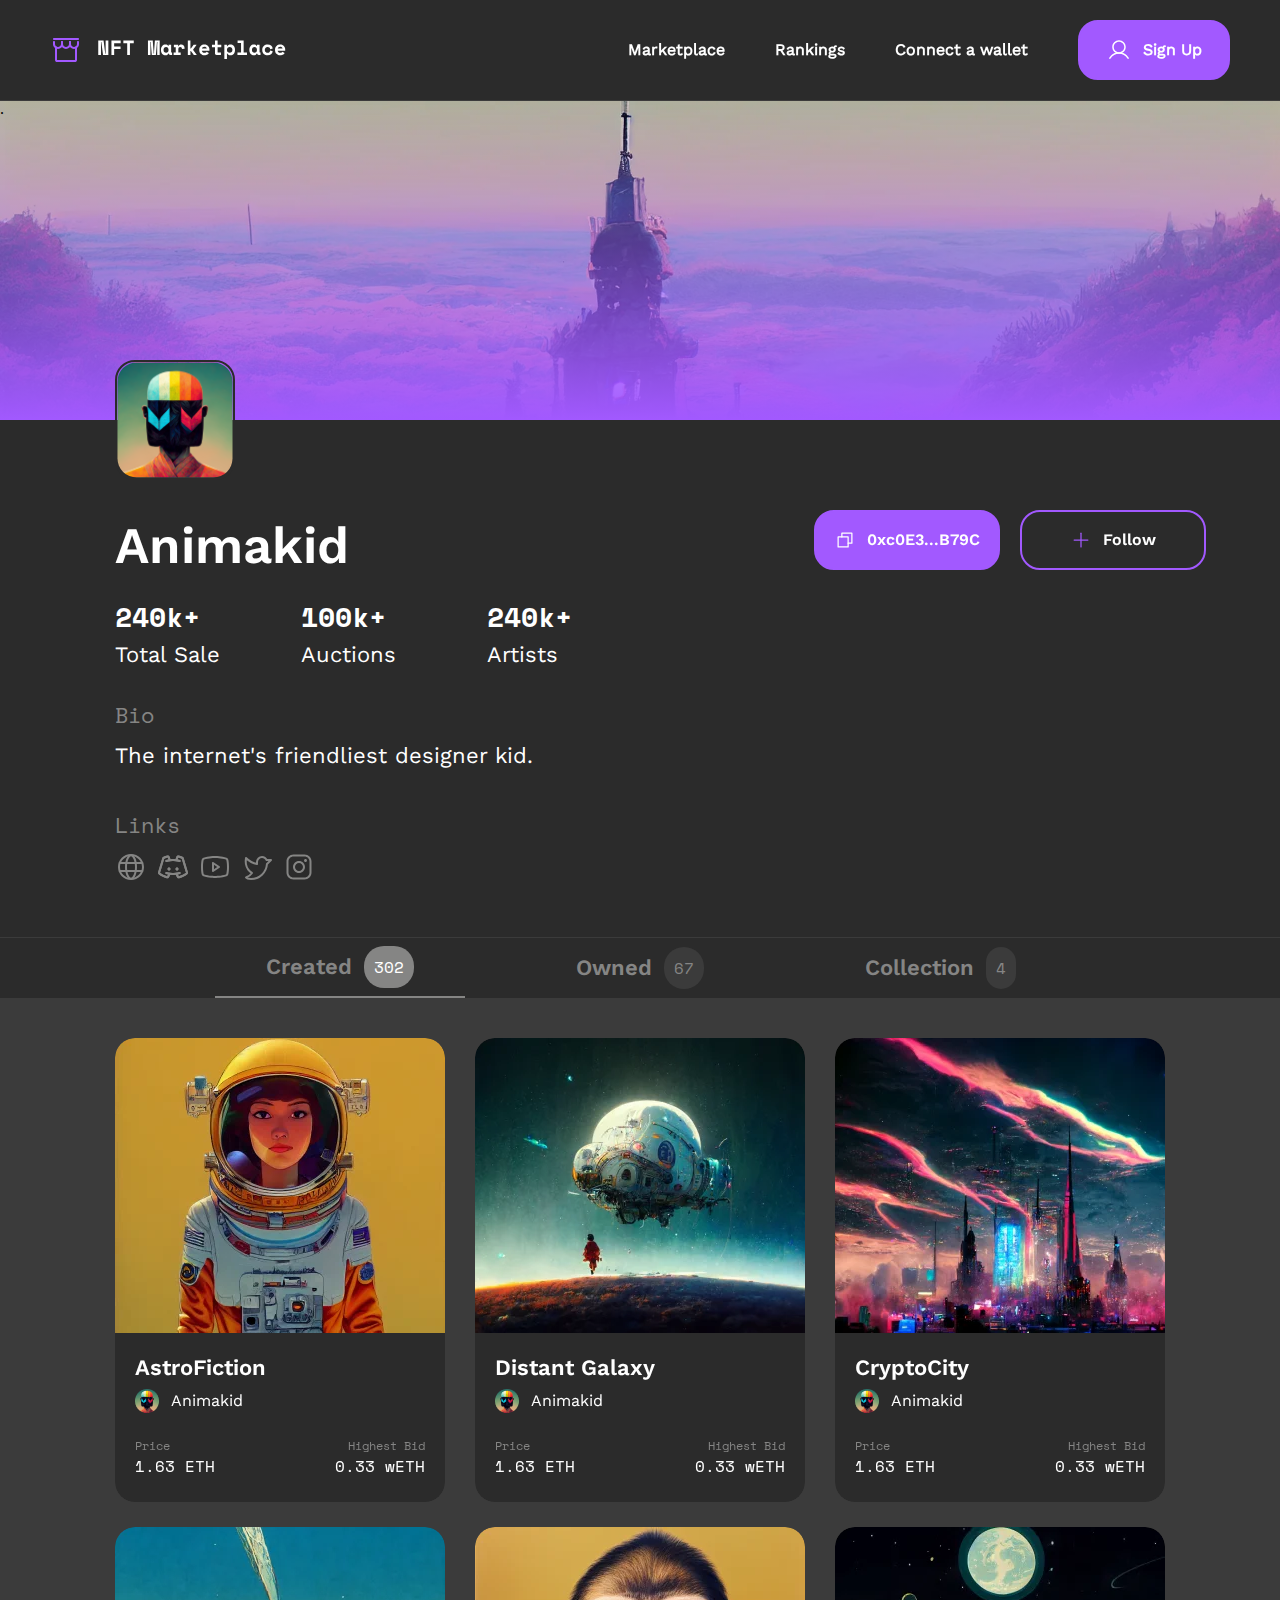
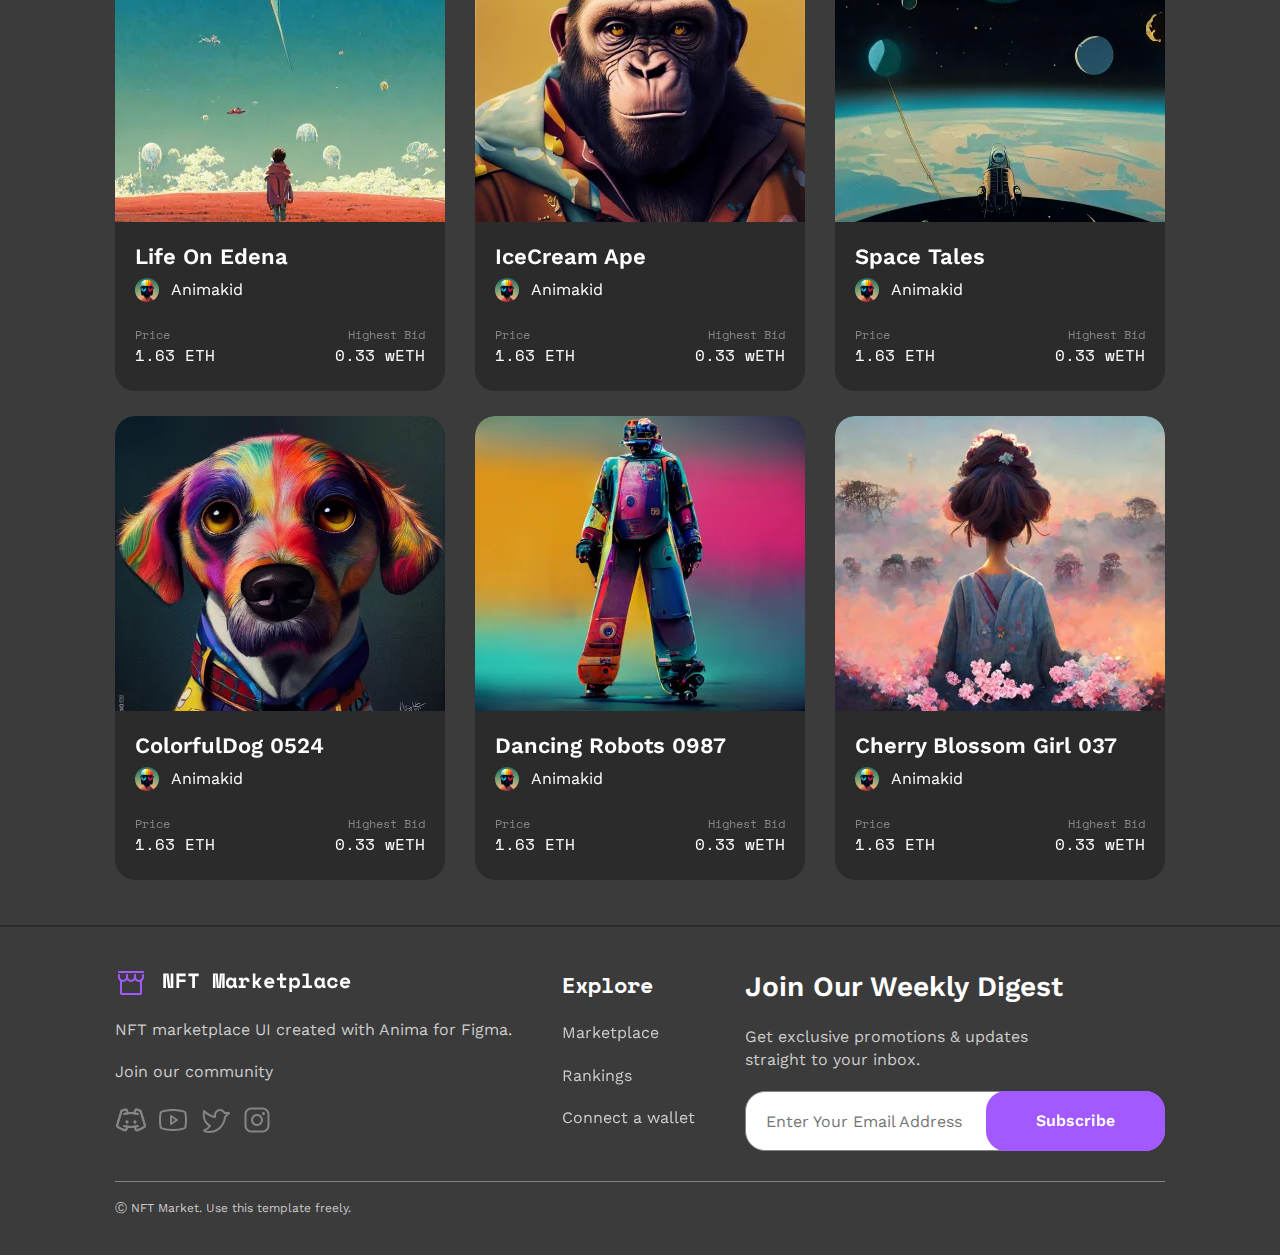
<file: artistpage.html>
<!doctypehtml><html lang=en><meta charset=UTF-8><meta content="width=device-width,initial-scale=1"name=viewport><meta content="ie=edge"http-equiv=X-UA-Compatible><title>Artist Page</title><link href=images/favicon.png rel=icon type=image/x-icon><link href=css/normalize.css rel=stylesheet><link href=css/style.css rel=stylesheet><link href=css/atropos.css rel=stylesheet><div class=body-wrapper><div class=overlay onclick=toggleClasses()></div><header class=header><section class=header_inner><nav class="hvr-shrink header_logo"><a href=index.html class=header_logo_container><img alt="NFT Marketplace"src=images/storefront.svg class=header_storefrontimg> <img alt="NFT Marketplace"src=images/marketplace.svg class=header_marketplaceimg></a></nav><a class=header_menubtn onclick=toggleClasses()><img alt=Menu src=images/burgermenu.svg class=header_burgermenu></a><nav class=header_menu><a class=header_close_menu onclick=toggleClasses()><img alt=Menu src=images/burgermenu.svg class=header_burgermenu> </a><a href=marketplace.html class="hvr-shrink header_menuitem"><img alt=Market src=images/market.svg><p class=base-sans>Marketplace</p></a><a href=topcreators.html class="hvr-shrink header_menuitem"><img alt=Rank src=images/rank.svg><p class=base-sans>Rankings</p></a><a href=connectwallet.html class="hvr-shrink header_menuitem"><img alt=Wallet src=images/wallet.svg><p class=base-sans>Connect a wallet</p></a><a href=createaccount.html class="hvr-shrink btn header_menuitem_button"><img alt=User src=images/user.svg><p class=base-sans>Sign Up</p></a><div class=header_join><p class=base-sans>Join our community<div class=footer_socialpics><a href=https://discord.com/ ><img alt=Discord src=images/discord.svg> </a><a href=https://youtube.com/ ><img alt=Youtube src=images/youtube.svg> </a><a href=https://twitter.com/ ><img alt=Twitter src=images/twitter.svg> </a><a href=https://instagram.com/ ><img alt=Instagram src=images/instagram.svg></a></div></div></nav></section></header><section class=coverimg><div class=coverimg_bg><div class=coverimg_gradient>.</div></div><div class="hvr-shrink coverimg_placeholder"><img alt=Avatar src=images/top-slider-avatar.svg class=artistavatar></div></section><section class="container artistinfo"><div class=artistinfo_inner><h4 class=sans>Animakid</h4><div class=artistinfo_buttons><a href=# class="hvr-shrink btn artistinfo_button"style=background-color:#a259ff><img alt=Copy src=images/copy.svg>0xc0E3...B79C</a> <a href=""class="hvr-shrink btn artistinfo_button"><img alt=Plus src=images/plus.svg>Follow</a></div><div class=artistinfo_article_addinfo><div class=artistinfo_article_addinfo_item><h5 class=mono>240k+</h5><p class=base-sans>Total Sale</div><div class=artistinfo_article_addinfo_item><h5 class=mono>100k+</h5><p class=base-sans>Auctions</div><div class=artistinfo_article_addinfo_item><h5 class=mono>240k+</h5><p class=base-sans>Artists</div></div><article class=artistinfo_bio><p class=base-mono style=color:#858584>Bio<p class=base-sans>The internet's friendliest designer kid.</article><div class=artistinfo_links><p class=base-mono style=color:#858584>Links<div class=artistinfo_socials><a href=https://www.google.com/ class=hvr-shrink><img alt=Globe src=images/globe.svg> </a><a href=https://discord.com/ class=hvr-shrink><img alt=Discord src=images/discord.svg> </a><a href=https://www.youtube.com/ class=hvr-shrink><img alt=Youtube src=images/youtube.svg> </a><a href=https://twitter.com/ class=hvr-shrink><img alt=Twitter src=images/twitter.svg> </a><a href=https://www.instagram.com/ class=hvr-shrink><img alt=Instagram src=images/instagram.svg></a></div></div></div></section><section class=tabbar><div class=tabbar_inner><div class=tabbar_inner_item style="border-bottom:2px solid #858584"><h5 class=sans>Created</h5><p class=caption-mono style=background:#858584;color:#fff>302</div><div class=tabbar_inner_item><h5 class=sans style=color:#858584>Owned</h5><p class=caption-mono>67</div><div class=tabbar_inner_item><h5 class=sans style=color:#858584>Collection</h5><p class=caption-mono>4</div></div></section><section class="container artist_cardrow"></section><div class=scrollup><svg class=scrollup_svg viewBox="-2 -2 52 52"><path class=scrollup_path d="M24,0 A24,24 0 0,1 48,24 A24,24 0 0,1 24,48 A24,24 0 0,1 0,24 A24,24 0 0,1 24,0 Z"/></svg></div><footer class="container footer"><div class=footer_inner><section class=footer_socials><a href=index.html class="hvr-shrink header_logo_container"><img alt=storefront src=images/storefront.svg class=header_storefrontimg> <img alt=marketplace src=images/marketplace.svg class=header_marketplaceimg></a><p class=base-sans>NFT marketplace UI created with Anima for Figma.<p class=base-sans>Join our community<div class=footer_socialpics><a href=https://discord.com/ class=hvr-shrink><img alt=Discord src=images/discord.svg> </a><a href=https://youtube.com/ class=hvr-shrink><img alt=Youtube src=images/youtube.svg> </a><a href=https://twitter.com/ class=hvr-shrink><img alt=Twitter src=images/twitter.svg> </a><a href=https://instagram.com/ class=hvr-shrink><img alt=Instagram src=images/instagram.svg></a></div></section><section class=footer_explore><h5 class=mono>Explore</h5><a href=marketplace.html class=hvr-shrink><p class=base-sans>Marketplace</p></a><a href=topcreators.html class=hvr-shrink><p class=base-sans>Rankings</p></a><a href=connectwallet.html class=hvr-shrink><p class=base-sans>Connect a wallet</p></a></section><section class=footer_form><div class=footer_text><h4 class=sans>Join our weekly digest</h4><p class=base-sans>Get exclusive promotions & updates straight to your inbox.</div><input class=footer_input placeholder="Enter Your Email Address"type=email> <a href=./page404.html class="hvr-shrink btn footer_button"><img alt=Rocket src=images/rocket.png>Subscribe</a></section></div><p class=caption-sans style=color:#ccc>Ⓒ NFT Market. Use this template freely.</footer></div><script src=js/artistpage.js></script><script src=js/atropos.js></script><script src=https://ajax.googleapis.com/ajax/libs/jquery/3.4.1/jquery.min.js></script><script src=js/main.js></script>
</file>
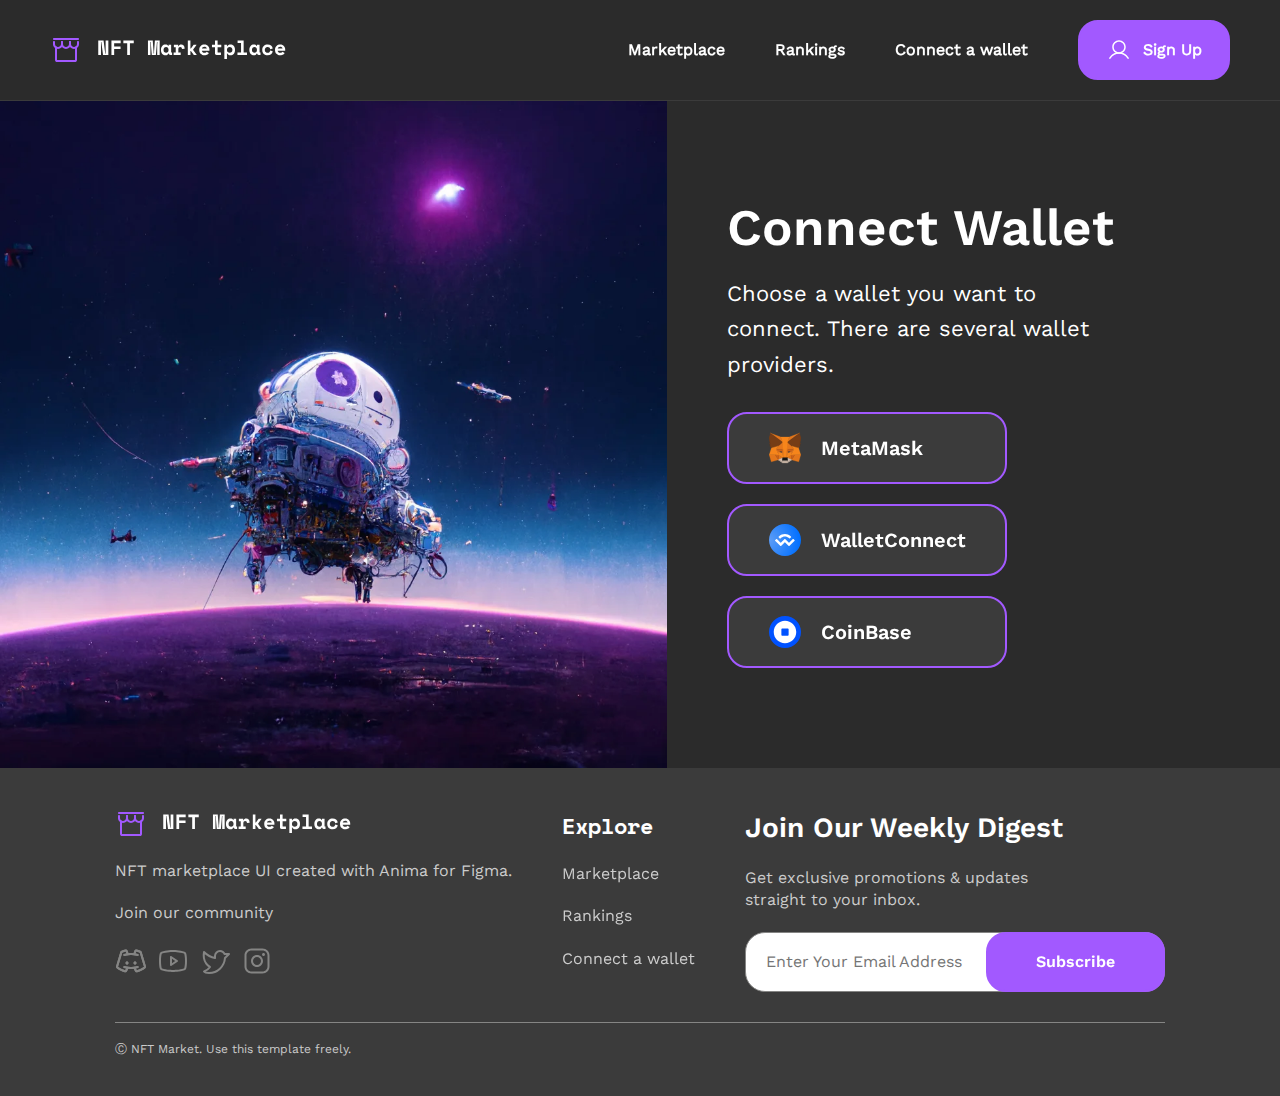
<file: connectwallet.html>
<!doctypehtml><html lang=en><meta charset=UTF-8><meta content="width=device-width,initial-scale=1"name=viewport><meta content="ie=edge"http-equiv=X-UA-Compatible><title>Connect Wallet</title><link href=images/favicon.png rel=icon type=image/x-icon><link href=css/normalize.css rel=stylesheet><link href=css/style.css rel=stylesheet><div class=body-wrapper><div class=overlay onclick=toggleClasses()></div><header class=header><section class=header_inner><nav class="hvr-shrink header_logo"><a href=index.html class=header_logo_container><img alt="NFT Marketplace"src=images/storefront.svg class=header_storefrontimg> <img alt="NFT Marketplace"src=images/marketplace.svg class=header_marketplaceimg></a></nav><a class=header_menubtn onclick=toggleClasses()><img alt=Menu src=images/burgermenu.svg class=header_burgermenu></a><nav class=header_menu><a class=header_close_menu onclick=toggleClasses()><img alt=Menu src=images/burgermenu.svg class=header_burgermenu> </a><a href=marketplace.html class="hvr-shrink header_menuitem"><img alt=Market src=images/market.svg><p class=base-sans>Marketplace</p></a><a href=topcreators.html class="hvr-shrink header_menuitem"><img alt=Rank src=images/rank.svg><p class=base-sans>Rankings</p></a><a href=connectwallet.html class="hvr-shrink header_menuitem"><img alt=Wallet src=images/wallet.svg><p class=base-sans>Connect a wallet</p></a><a href=createaccount.html class="hvr-shrink btn header_menuitem_button"><img alt=User src=images/user.svg><p class=base-sans>Sign Up</p></a><div class=header_join><p class=base-sans>Join our community<div class=footer_socialpics><a href=https://discord.com/ ><img alt=Discord src=images/discord.svg> </a><a href=https://youtube.com/ ><img alt=Youtube src=images/youtube.svg> </a><a href=https://twitter.com/ ><img alt=Twitter src=images/twitter.svg> </a><a href=https://instagram.com/ ><img alt=Instagram src=images/instagram.svg></a></div></div></nav></section></header><section class=connectwallet><div class=connectwallet_inner><div class=connectwallet_img></div><div class=connectwallet_main><div class=connectwallet_header><h3 class=sans>Connect Wallet</h3><p class=base-sans>Choose a wallet you want to connect. There are several wallet providers.</div><div class=connectwallet_buttons><a href=# class="hvr-shrink btn connectwallet_button"><img alt=Metamask src=images/metamask.svg>MetaMask</a> <a href=# class="hvr-shrink btn connectwallet_button"><img alt="Wallet Connect"src=images/walletconnect.svg>WalletConnect</a> <a href=# class="hvr-shrink btn connectwallet_button"><img alt=coinbase src=images/coinbase.svg>CoinBase</a></div></div></div></section><div class=scrollup><svg class=scrollup_svg viewBox="-2 -2 52 52"><path class=scrollup_path d="M24,0 A24,24 0 0,1 48,24 A24,24 0 0,1 24,48 A24,24 0 0,1 0,24 A24,24 0 0,1 24,0 Z"/></svg></div><footer class="container footer"><div class=footer_inner><section class=footer_socials><a href=index.html class="hvr-shrink header_logo_container"><img alt=storefront src=images/storefront.svg class=header_storefrontimg> <img alt=marketplace src=images/marketplace.svg class=header_marketplaceimg></a><p class=base-sans>NFT marketplace UI created with Anima for Figma.<p class=base-sans>Join our community<div class=footer_socialpics><a href=https://discord.com/ class=hvr-shrink><img alt=Discord src=images/discord.svg> </a><a href=https://youtube.com/ class=hvr-shrink><img alt=Youtube src=images/youtube.svg> </a><a href=https://twitter.com/ class=hvr-shrink><img alt=Twitter src=images/twitter.svg> </a><a href=https://instagram.com/ class=hvr-shrink><img alt=Instagram src=images/instagram.svg></a></div></section><section class=footer_explore><h5 class=mono>Explore</h5><a href=marketplace.html class=hvr-shrink><p class=base-sans>Marketplace</p></a><a href=topcreators.html class=hvr-shrink><p class=base-sans>Rankings</p></a><a href=connectwallet.html class=hvr-shrink><p class=base-sans>Connect a wallet</p></a></section><section class=footer_form><div class=footer_text><h4 class=sans>Join our weekly digest</h4><p class=base-sans>Get exclusive promotions & updates straight to your inbox.</div><input class=footer_input placeholder="Enter Your Email Address"type=email> <a href=./page404.html class="hvr-shrink btn footer_button"><img alt=Rocket src=images/rocket.png>Subscribe</a></section></div><p class=caption-sans style=color:#ccc>Ⓒ NFT Market. Use this template freely.</footer></div><script src=https://ajax.googleapis.com/ajax/libs/jquery/3.4.1/jquery.min.js></script><script src=js/main.js></script>
</file>
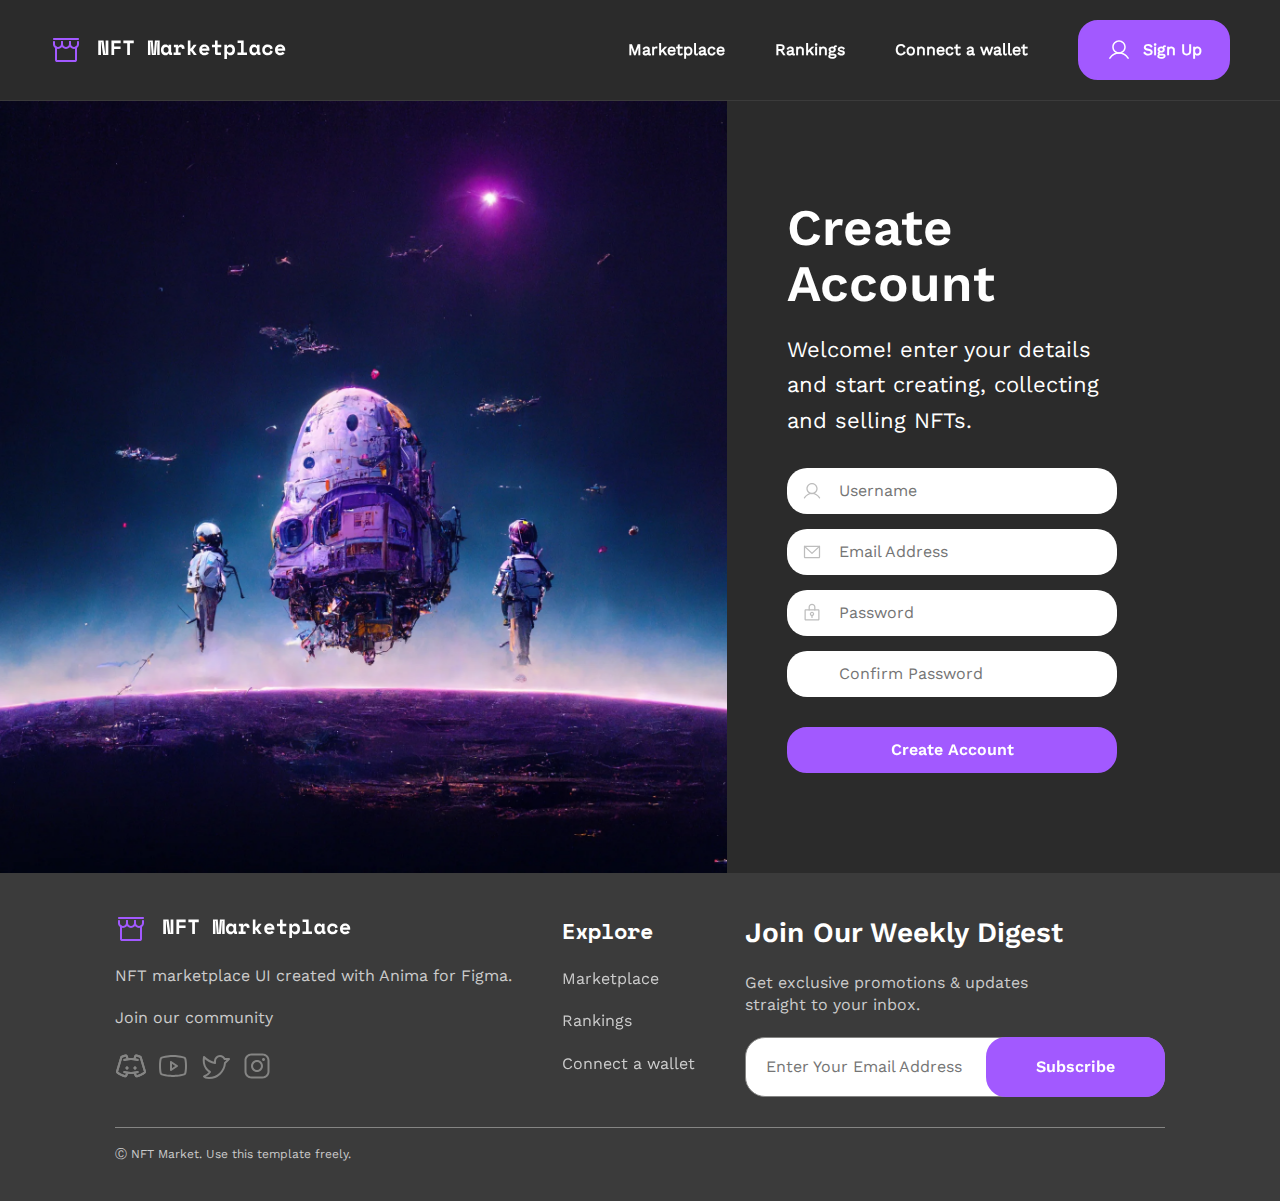
<file: createaccount.html>
<!doctypehtml><html lang=en><meta charset=UTF-8><meta content="width=device-width,initial-scale=1"name=viewport><meta content="ie=edge"http-equiv=X-UA-Compatible><title>Sign Up</title><link href=images/favicon.png rel=icon type=image/x-icon><link href=css/normalize.css rel=stylesheet><link href=css/style.css rel=stylesheet><div class=body-wrapper><div class=overlay onclick=toggleClasses()></div><header class=header><section class=header_inner><nav class="hvr-shrink header_logo"><a href=index.html class=header_logo_container><img alt="NFT Marketplace"src=images/storefront.svg class=header_storefrontimg> <img alt="NFT Marketplace"src=images/marketplace.svg class=header_marketplaceimg></a></nav><a class=header_menubtn onclick=toggleClasses()><img alt=Menu src=images/burgermenu.svg class=header_burgermenu></a><nav class=header_menu><a class=header_close_menu onclick=toggleClasses()><img alt=Menu src=images/burgermenu.svg class=header_burgermenu> </a><a href=marketplace.html class="hvr-shrink header_menuitem"><img alt=Market src=images/market.svg><p class=base-sans>Marketplace</p></a><a href=topcreators.html class="hvr-shrink header_menuitem"><img alt=Rank src=images/rank.svg><p class=base-sans>Rankings</p></a><a href=connectwallet.html class="hvr-shrink header_menuitem"><img alt=Wallet src=images/wallet.svg><p class=base-sans>Connect a wallet</p></a><a href=createaccount.html class="hvr-shrink btn header_menuitem_button"><img alt=User src=images/user.svg><p class=base-sans>Sign Up</p></a><div class=header_join><p class=base-sans>Join our community<div class=footer_socialpics><a href=https://discord.com/ ><img alt=Discord src=images/discord.svg> </a><a href=https://youtube.com/ ><img alt=Youtube src=images/youtube.svg> </a><a href=https://twitter.com/ ><img alt=Twitter src=images/twitter.svg> </a><a href=https://instagram.com/ ><img alt=Instagram src=images/instagram.svg></a></div></div></nav></section></header><section class=createacc><div class=createacc_inner><div class=createacc_img></div><div class=createacc_main><div class=createacc_header><h3 class=sans>Create Account</h3><p class=base-sans>Welcome! enter your details and start creating, collecting and selling NFTs.</div><form action=URL class=createacc_form><input class=form_input placeholder=Username id=nameicon> <input class=form_input placeholder="Email Address"id=emailicon type=email> <input class=form_input placeholder=Password id=passicon type=password> <input class=form_input placeholder="Confirm Password"id=repassicon type=password></form><a href=# class="hvr-shrink btn createacc_button">Create Account</a></div></div></section><div class=scrollup><svg class=scrollup_svg viewBox="-2 -2 52 52"><path class=scrollup_path d="M24,0 A24,24 0 0,1 48,24 A24,24 0 0,1 24,48 A24,24 0 0,1 0,24 A24,24 0 0,1 24,0 Z"/></svg></div><footer class="container footer"><div class=footer_inner><section class=footer_socials><a href=index.html class="hvr-shrink header_logo_container"><img alt=storefront src=images/storefront.svg class=header_storefrontimg> <img alt=marketplace src=images/marketplace.svg class=header_marketplaceimg></a><p class=base-sans>NFT marketplace UI created with Anima for Figma.<p class=base-sans>Join our community<div class=footer_socialpics><a href=https://discord.com/ class=hvr-shrink><img alt=Discord src=images/discord.svg> </a><a href=https://youtube.com/ class=hvr-shrink><img alt=Youtube src=images/youtube.svg> </a><a href=https://twitter.com/ class=hvr-shrink><img alt=Twitter src=images/twitter.svg> </a><a href=https://instagram.com/ class=hvr-shrink><img alt=Instagram src=images/instagram.svg></a></div></section><section class=footer_explore><h5 class=mono>Explore</h5><a href=marketplace.html class=hvr-shrink><p class=base-sans>Marketplace</p></a><a href=topcreators.html class=hvr-shrink><p class=base-sans>Rankings</p></a><a href=connectwallet.html class=hvr-shrink><p class=base-sans>Connect a wallet</p></a></section><section class=footer_form><div class=footer_text><h4 class=sans>Join our weekly digest</h4><p class=base-sans>Get exclusive promotions & updates straight to your inbox.</div><input class=footer_input placeholder="Enter Your Email Address"type=email> <a href=./page404.html class="hvr-shrink btn footer_button"><img alt=Rocket src=images/rocket.png>Subscribe</a></section></div><p class=caption-sans style=color:#ccc>Ⓒ NFT Market. Use this template freely.</footer></div><script src=https://ajax.googleapis.com/ajax/libs/jquery/3.4.1/jquery.min.js></script><script src=js/main.js></script>
</file>
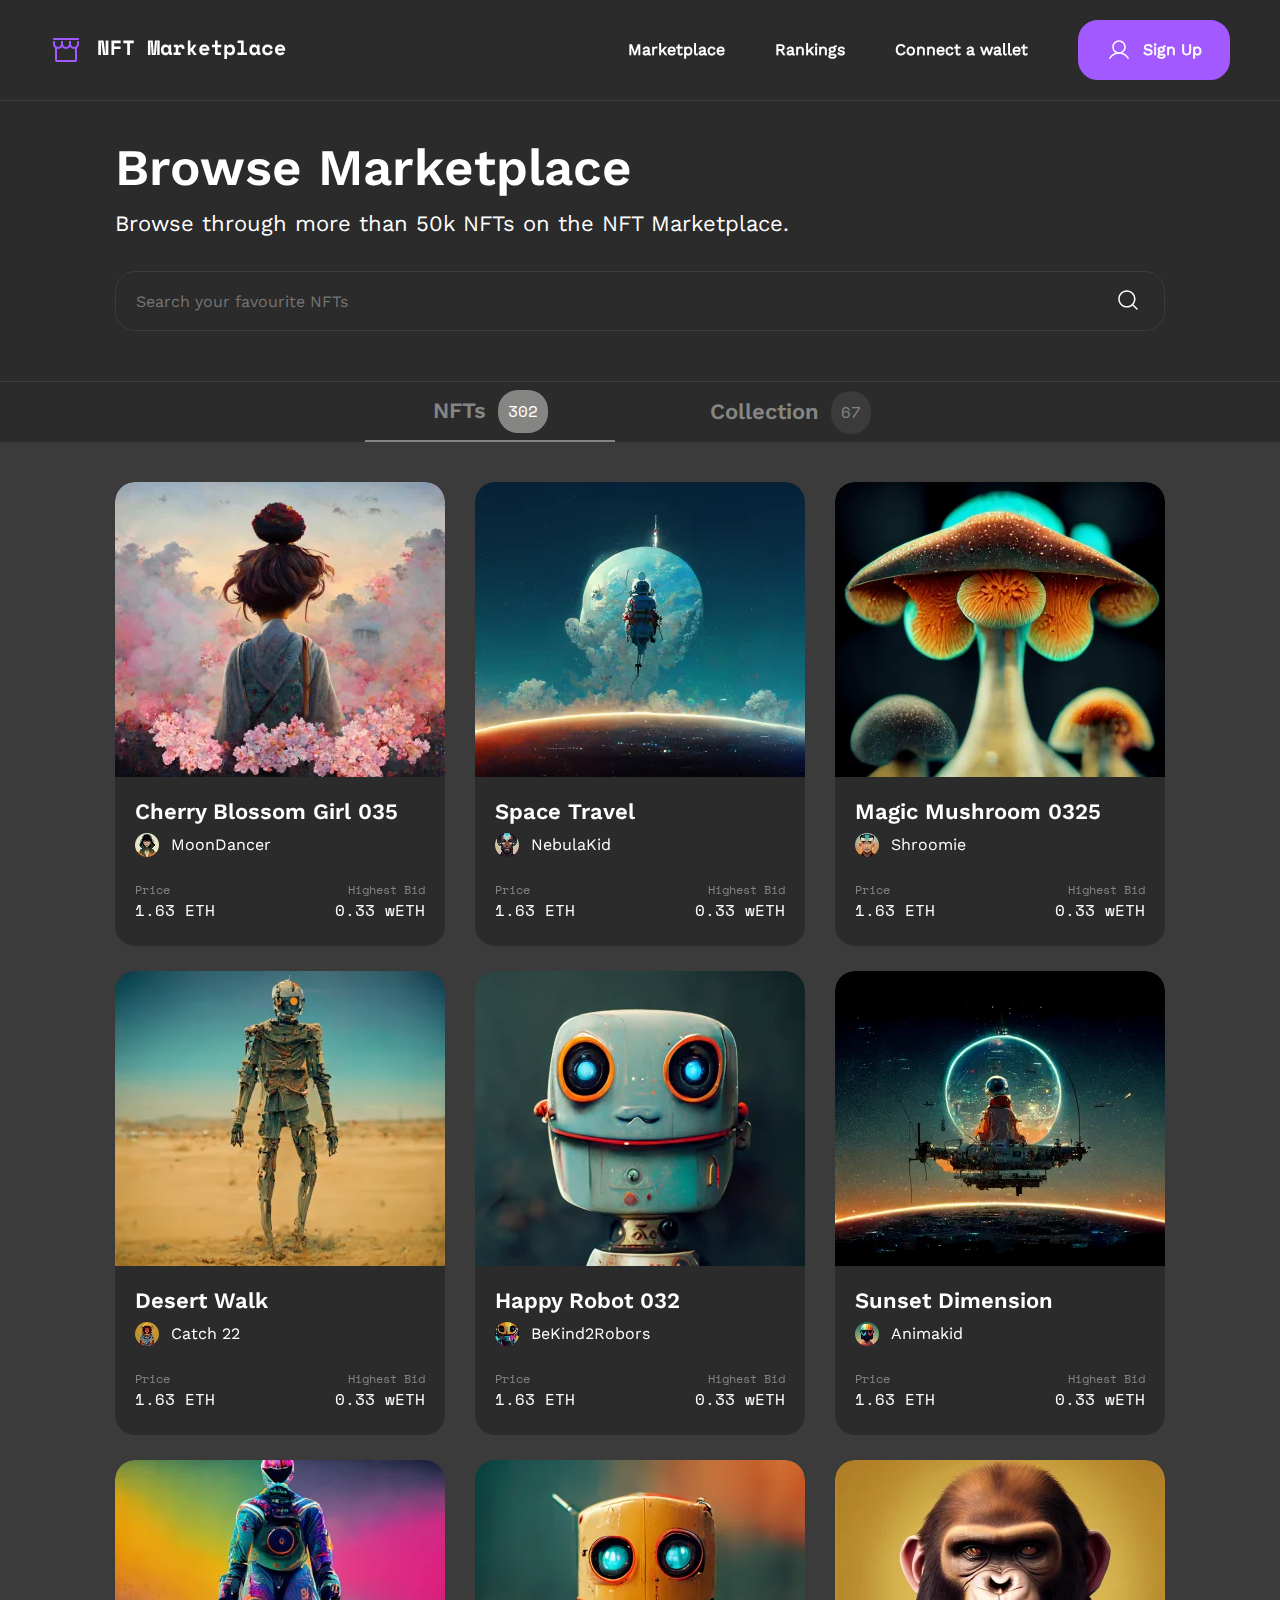
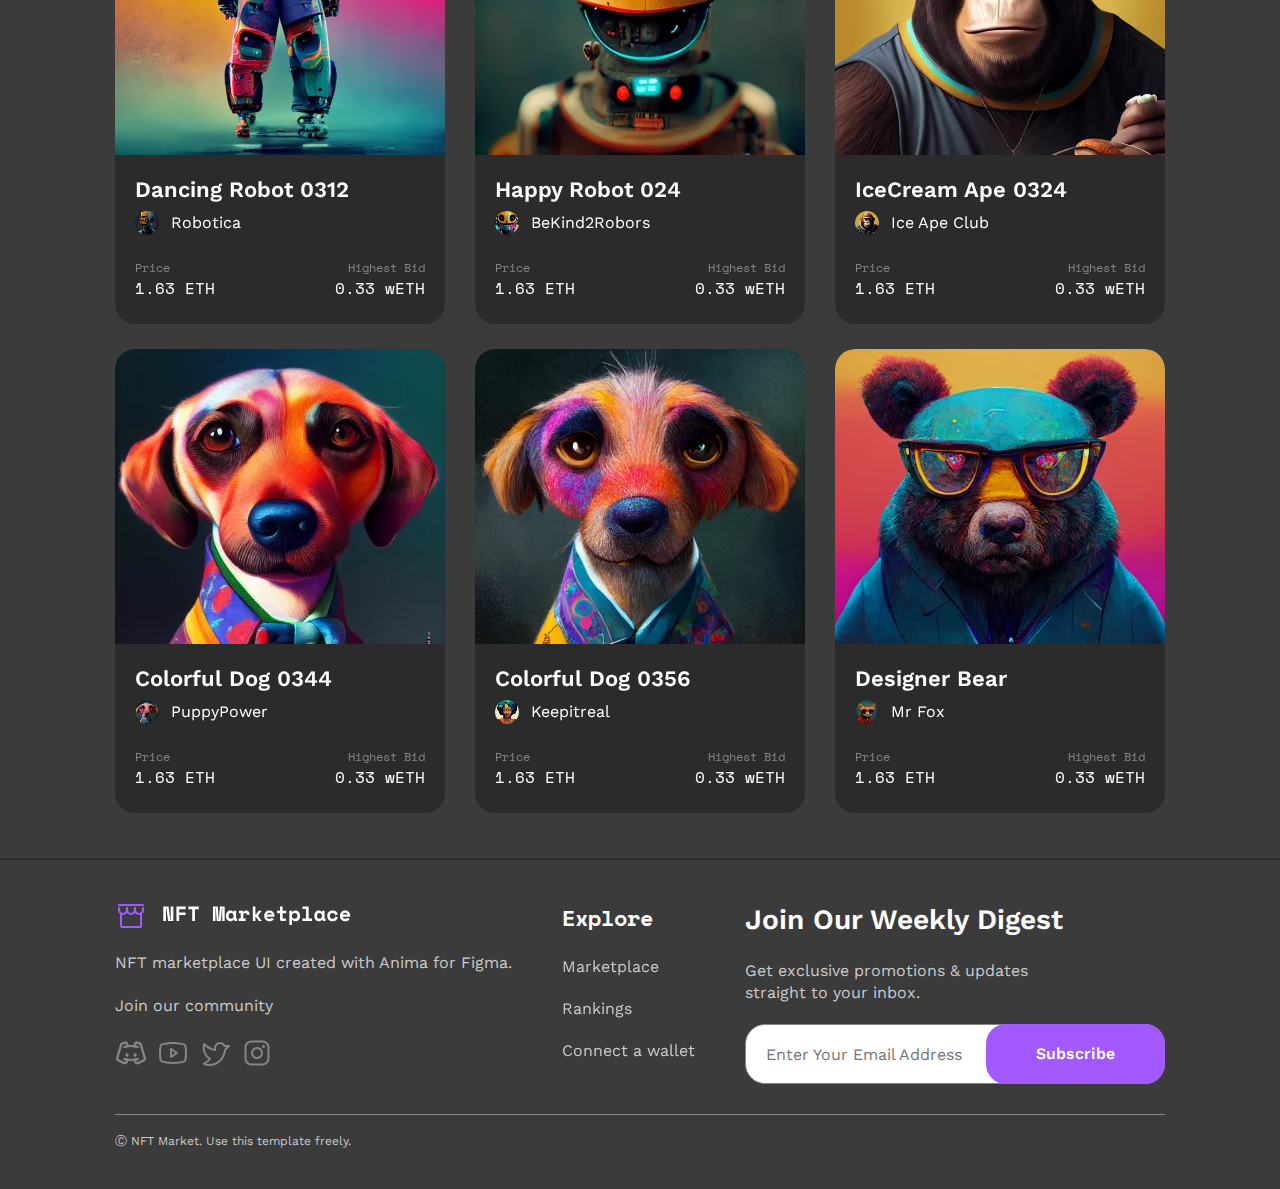
<file: marketplace.html>
<!doctypehtml><html lang=en><meta charset=UTF-8><meta content="width=device-width,initial-scale=1"name=viewport><meta content="ie=edge"http-equiv=X-UA-Compatible><title>Browse Marketplace</title><link href=images/favicon.png rel=icon type=image/x-icon><link href=css/normalize.css rel=stylesheet><link href=css/style.css rel=stylesheet><link href=css/atropos.css rel=stylesheet><div class=body-wrapper><div class=overlay onclick=toggleClasses()></div><header class=header><section class=header_inner><nav class="hvr-shrink header_logo"><a href=index.html class=header_logo_container><img alt="NFT Marketplace"src=images/storefront.svg class=header_storefrontimg> <img alt="NFT Marketplace"src=images/marketplace.svg class=header_marketplaceimg></a></nav><a class=header_menubtn onclick=toggleClasses()><img alt=Menu src=images/burgermenu.svg class=header_burgermenu></a><nav class=header_menu><a class=header_close_menu onclick=toggleClasses()><img alt=Menu src=images/burgermenu.svg class=header_burgermenu> </a><a href=marketplace.html class="hvr-shrink header_menuitem"><img alt=Market src=images/market.svg><p class=base-sans>Marketplace</p></a><a href=topcreators.html class="hvr-shrink header_menuitem"><img alt=Rank src=images/rank.svg><p class=base-sans>Rankings</p></a><a href=connectwallet.html class="hvr-shrink header_menuitem"><img alt=Wallet src=images/wallet.svg><p class=base-sans>Connect a wallet</p></a><a href=createaccount.html class="hvr-shrink btn header_menuitem_button"><img alt=User src=images/user.svg><p class=base-sans>Sign Up</p></a><div class=header_join><p class=base-sans>Join our community<div class=footer_socialpics><a href=https://discord.com/ ><img alt=Discord src=images/discord.svg> </a><a href=https://youtube.com/ ><img alt=Youtube src=images/youtube.svg> </a><a href=https://twitter.com/ ><img alt=Twitter src=images/twitter.svg> </a><a href=https://instagram.com/ ><img alt=Instagram src=images/instagram.svg></a></div></div></nav></section></header><div class=overlay></div><section class="container marketplace"><div class=marketplace_inner><div class=marketplace_headline><h4 class=sans>Browse Marketplace</h4><p class=base-sans>Browse through more than 50k NFTs on the NFT Marketplace.</div><input class=marketplace_search placeholder="Search your favourite NFTs"type=search></div></section><section class=tabbar><div class=tabbar_inner><div class=tabbar_inner_item style="border-bottom:2px solid #858584"><h5 class=sans>NFTs</h5><p class=caption-mono style=background:#858584;color:#fff>302</div><div class=tabbar_inner_item><h5 class=sans style=color:#858584>Collection</h5><p class=caption-mono>67</div></div></section><section class="container marketplace_cardrow"></section><div class=scrollup><svg class=scrollup_svg viewBox="-2 -2 52 52"><path class=scrollup_path d="M24,0 A24,24 0 0,1 48,24 A24,24 0 0,1 24,48 A24,24 0 0,1 0,24 A24,24 0 0,1 24,0 Z"/></svg></div><footer class="container footer"><div class=footer_inner><section class=footer_socials><a href=index.html class="hvr-shrink header_logo_container"><img alt=storefront src=images/storefront.svg class=header_storefrontimg> <img alt=marketplace src=images/marketplace.svg class=header_marketplaceimg></a><p class=base-sans>NFT marketplace UI created with Anima for Figma.<p class=base-sans>Join our community<div class=footer_socialpics><a href=https://discord.com/ class=hvr-shrink><img alt=Discord src=images/discord.svg> </a><a href=https://youtube.com/ class=hvr-shrink><img alt=Youtube src=images/youtube.svg> </a><a href=https://twitter.com/ class=hvr-shrink><img alt=Twitter src=images/twitter.svg> </a><a href=https://instagram.com/ class=hvr-shrink><img alt=Instagram src=images/instagram.svg></a></div></section><section class=footer_explore><h5 class=mono>Explore</h5><a href=marketplace.html class=hvr-shrink><p class=base-sans>Marketplace</p></a><a href=topcreators.html class=hvr-shrink><p class=base-sans>Rankings</p></a><a href=connectwallet.html class=hvr-shrink><p class=base-sans>Connect a wallet</p></a></section><section class=footer_form><div class=footer_text><h4 class=sans>Join our weekly digest</h4><p class=base-sans>Get exclusive promotions & updates straight to your inbox.</div><input class=footer_input placeholder="Enter Your Email Address"type=email> <a href=./page404.html class="hvr-shrink btn footer_button"><img alt=Rocket src=images/rocket.png>Subscribe</a></section></div><p class=caption-sans style=color:#ccc>Ⓒ NFT Market. Use this template freely.</footer></div><script src=js/marketplace.js></script><script src=js/search.js></script><script src=js/atropos.js></script><script src=https://ajax.googleapis.com/ajax/libs/jquery/3.4.1/jquery.min.js></script><script src=js/main.js></script>
</file>
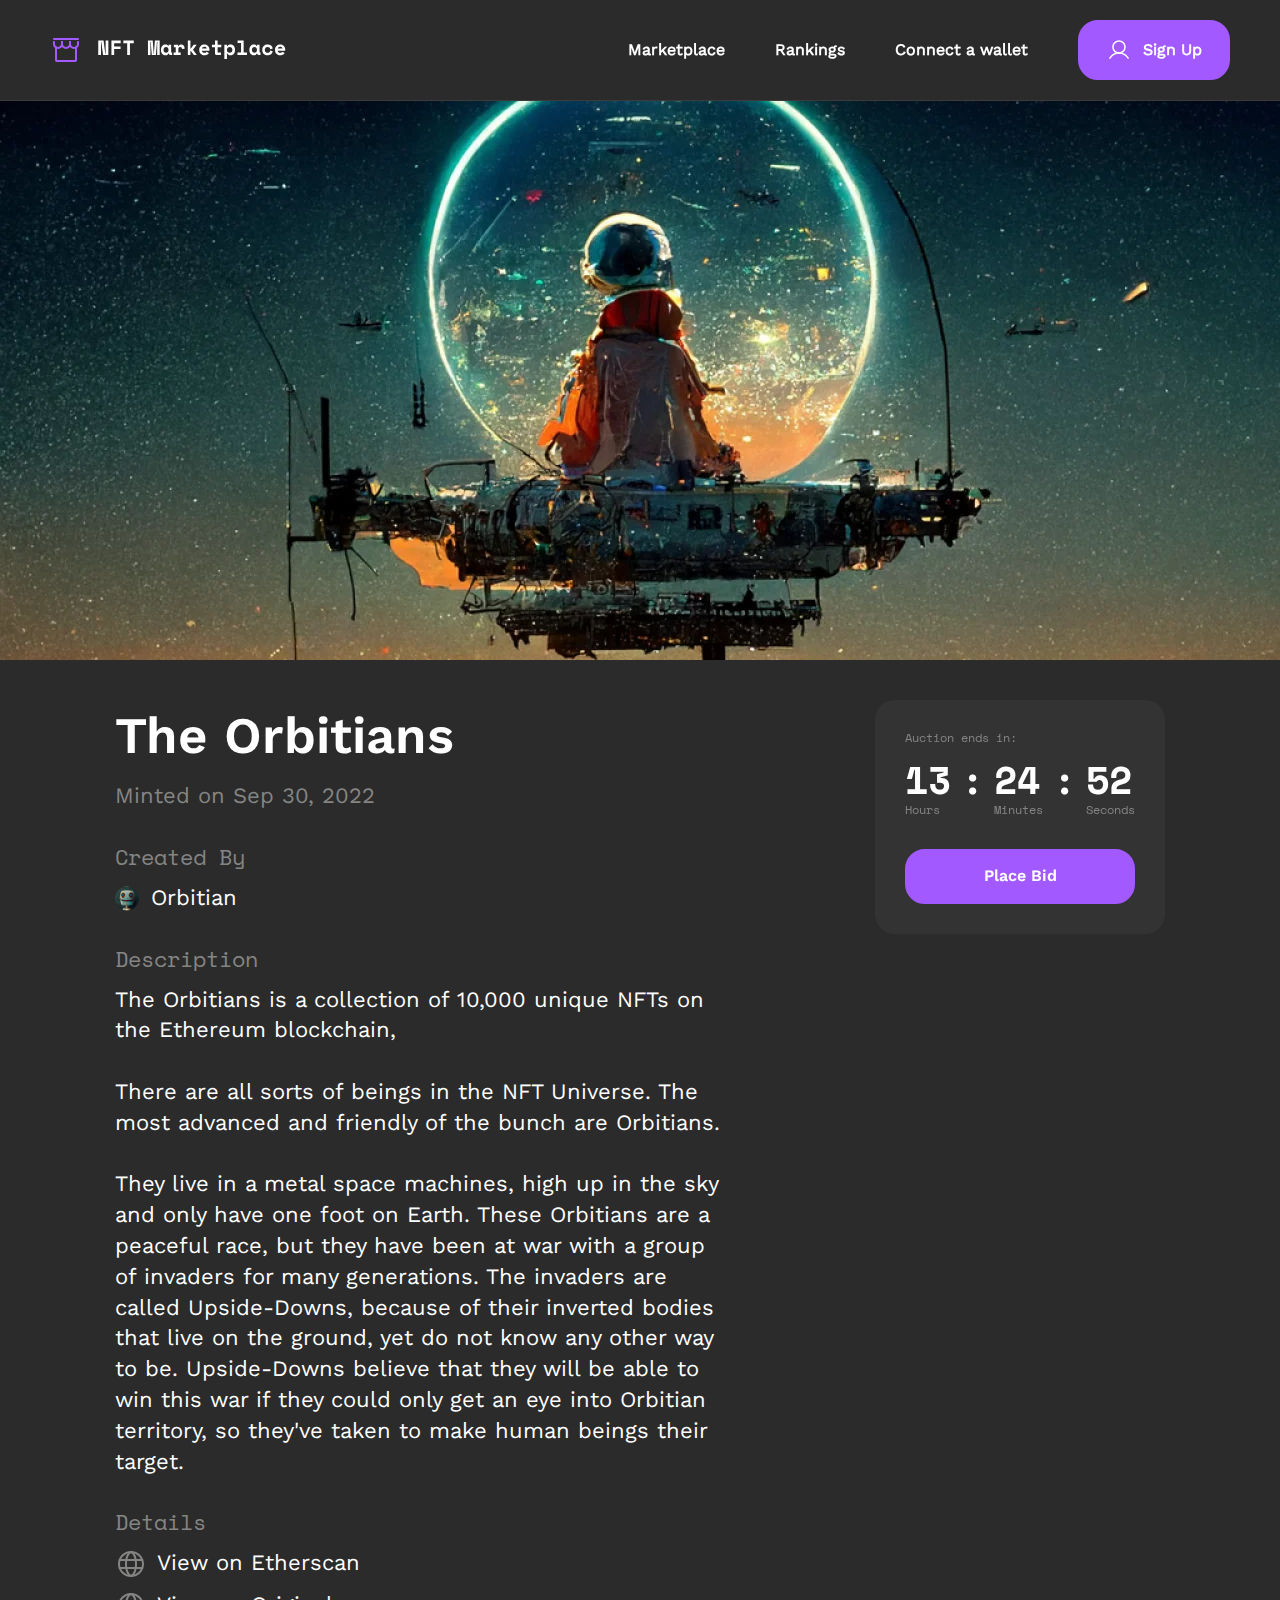
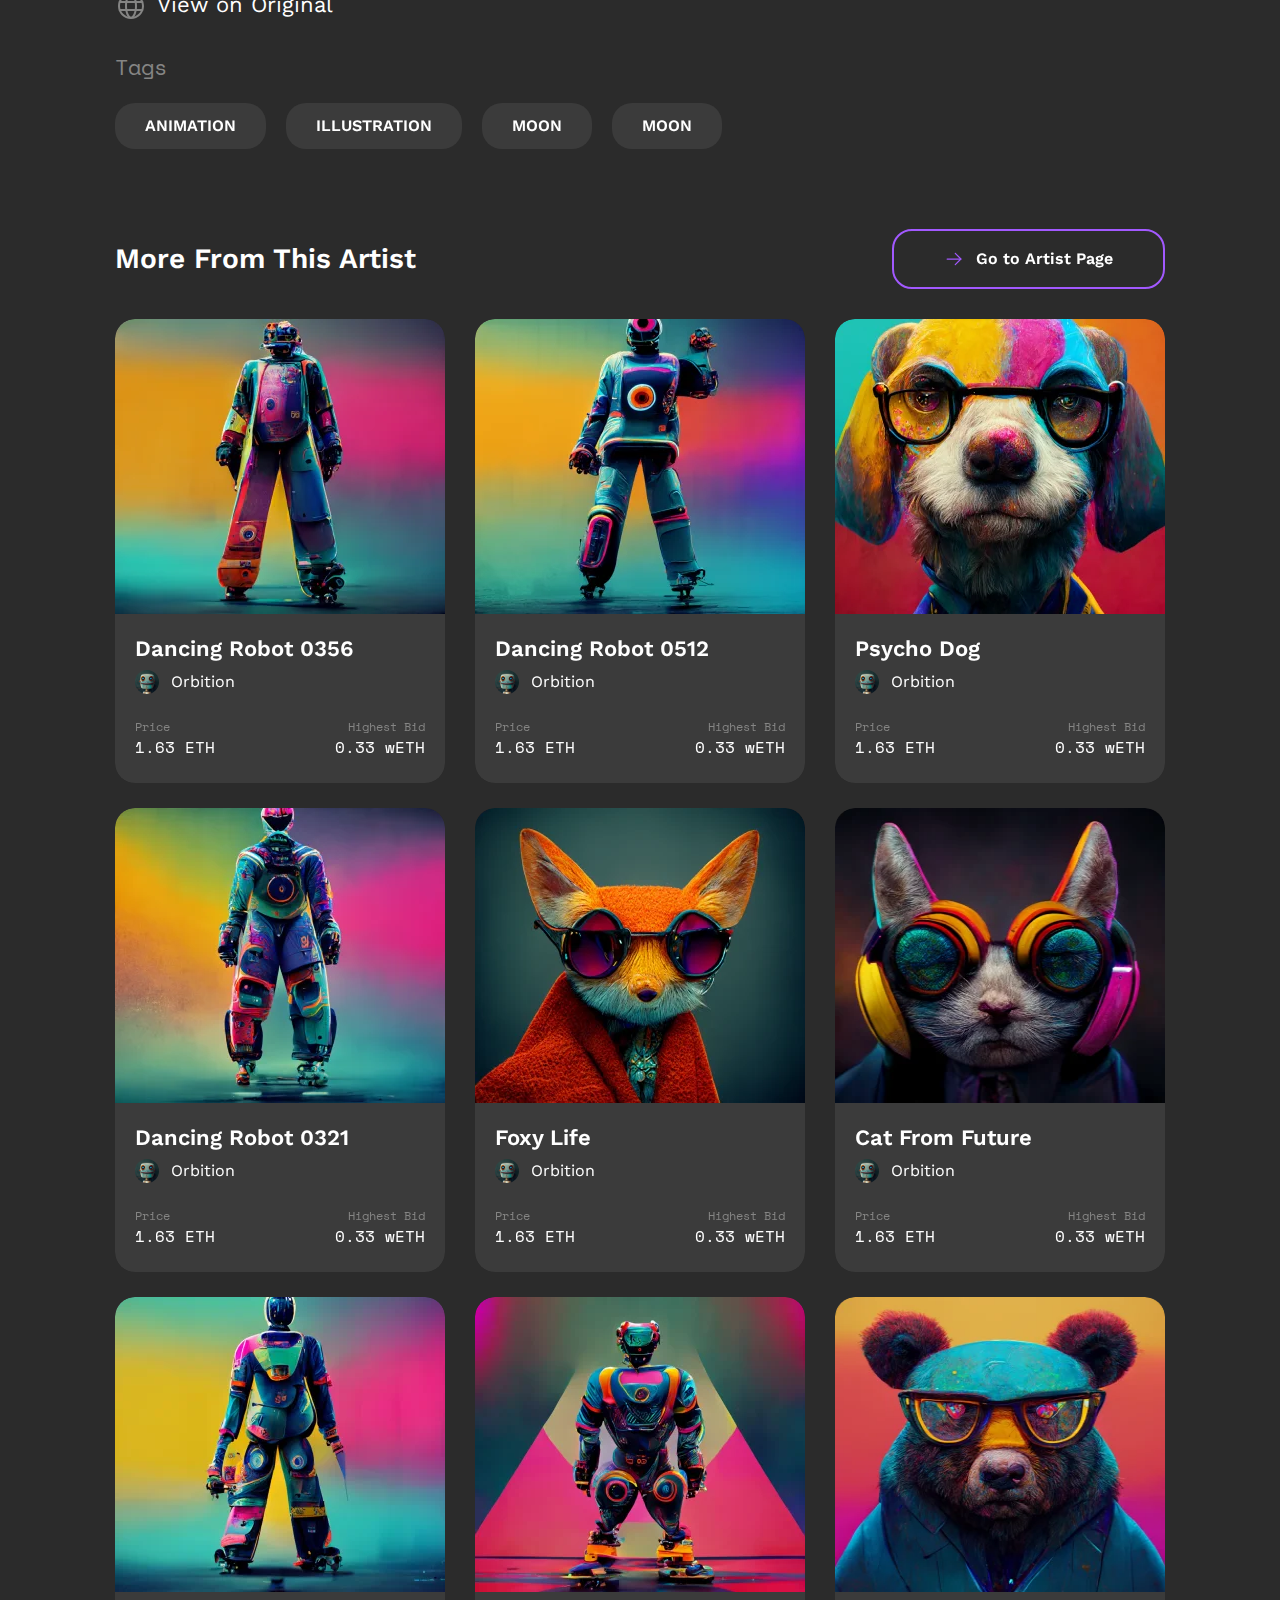
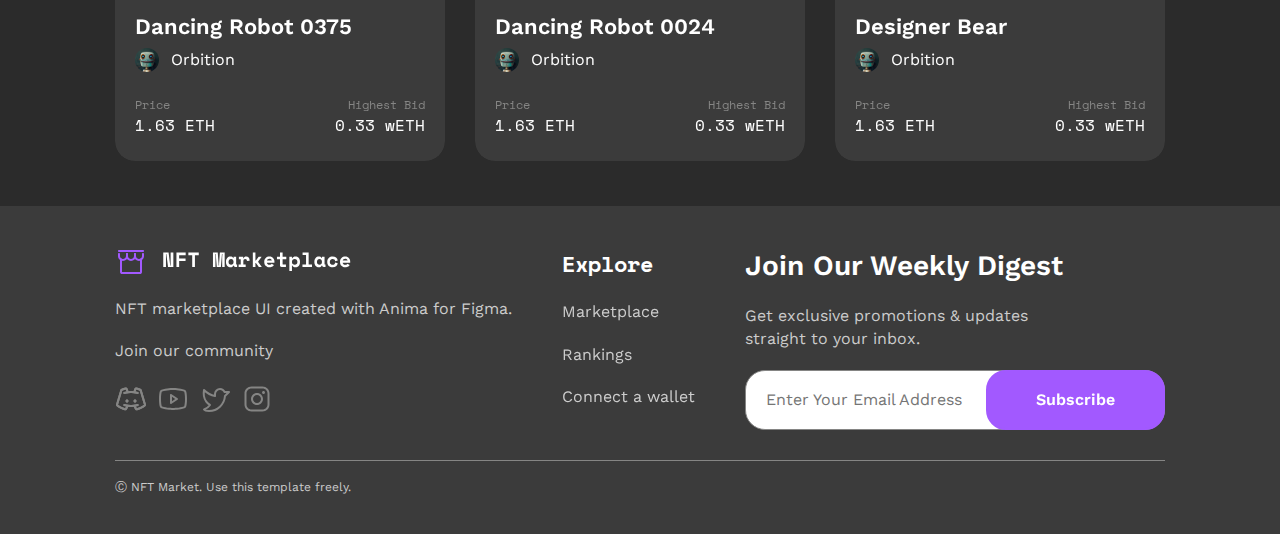
<file: nftpage.html>
<!doctypehtml><html lang=en><meta charset=UTF-8><meta content="width=device-width,initial-scale=1"name=viewport><meta content="ie=edge"http-equiv=X-UA-Compatible><title>NFT Page</title><link href=images/favicon.png rel=icon type=image/x-icon><link href=css/normalize.css rel=stylesheet><link href=css/style.css rel=stylesheet><link href=css/atropos.css rel=stylesheet><div class=body-wrapper><div class=overlay onclick=toggleClasses()></div><header class=header><section class=header_inner><nav class="hvr-shrink header_logo"><a class=header_logo_container href=index.html><img alt="NFT Marketplace"src=images/storefront.svg class=header_storefrontimg> <img alt="NFT Marketplace"src=images/marketplace.svg class=header_marketplaceimg></a></nav><a class=header_menubtn onclick=toggleClasses()><img alt=Menu src=images/burgermenu.svg class=header_burgermenu></a><nav class=header_menu><a class=header_close_menu onclick=toggleClasses()><img alt=Menu src=images/burgermenu.svg class=header_burgermenu> </a><a class="hvr-shrink header_menuitem"href=marketplace.html><img alt=Market src=images/market.svg><p class=base-sans>Marketplace</p></a><a class="hvr-shrink header_menuitem"href=topcreators.html><img alt=Rank src=images/rank.svg><p class=base-sans>Rankings</p></a><a class="hvr-shrink header_menuitem"href=connectwallet.html><img alt=Wallet src=images/wallet.svg><p class=base-sans>Connect a wallet</p></a><a class="hvr-shrink btn header_menuitem_button"href=createaccount.html><img alt=User src=images/user.svg><p class=base-sans>Sign Up</p></a><div class=header_join><p class=base-sans>Join our community<div class=footer_socialpics><a href=https://discord.com/ ><img alt=Discord src=images/discord.svg> </a><a href=https://youtube.com/ ><img alt=Youtube src=images/youtube.svg> </a><a href=https://twitter.com/ ><img alt=Twitter src=images/twitter.svg> </a><a href=https://instagram.com/ ><img alt=Instagram src=images/instagram.svg></a></div></div></nav></section></header><section class=placeholderimg></section><section class="container nftartistinfo"><div class=nftartistinfo_inner><article class=nftartistinfo_headline><h4 class=sans>The Orbitians</h4><p class=base-sans style=color:#858584>Minted on Sep 30, 2022</article><div class=nftartistinfo_timer><p class=caption-mono>Auction ends in:<div class=nftartistinfo_timer_countdown><div class=nftartistinfo_timer_item><h3 class="mono nftartistinfo_hourtime">59</h3><p class="caption-mono nftartistinfo_hourtext">Hours</div><h3 class="mono nftartistinfo_timer_divider">:</h3><div class=nftartistinfo_timer_item><h3 class="mono nftartistinfo_mintime">59</h3><p class="caption-mono nftartistinfo_mintext">Minutes</div><h3 class="mono nftartistinfo_timer_divider">:</h3><div class=nftartistinfo_timer_item><h3 class="mono nftartistinfo_sectime">59</h3><p class="caption-mono nftartistinfo_sectext">Seconds</div></div><a class="hvr-shrink btn nftartistinfo_button"href=#>Place Bid</a></div><div class=nftartistinfo_artistcard><p class=base-mono>Created By<div class=nftartistinfo_card><img alt=Orbitian src=images/nftpage/artist-avatar.svg><p class=base-sans>Orbitian</div></div><div class=nftartistinfo_description><p class=base-mono>Description<p class=base-sans>The Orbitians is a collection of 10,000 unique NFTs on the Ethereum blockchain,<br><br>There are all sorts of beings in the NFT Universe. The most advanced and friendly of the bunch are Orbitians.<br><br>They live in a metal space machines, high up in the sky and only have one foot on Earth. These Orbitians are a peaceful race, but they have been at war with a group of invaders for many generations. The invaders are called Upside-Downs, because of their inverted bodies that live on the ground, yet do not know any other way to be. Upside-Downs believe that they will be able to win this war if they could only get an eye into Orbitian territory, so they've taken to make human beings their target.</div><div class=nftartistinfo_details><p class=base-mono>Details</p><a class=nftartistinfo_weblink><img alt=Globe src=images/globe.svg><p class=base-sans>View on Etherscan</p></a><a class=nftartistinfo_weblink><img alt=Globe src=images/globe.svg><p class=base-sans>View on Original</p></a></div><div class=nftartistinfo_tag><p class=base-mono>Tags<div class=nftartistinfo_tags><a class="hvr-shrink nftartistinfo_tags_item"href=marketplace.html>Animation</a> <a class="hvr-shrink nftartistinfo_tags_item"href=marketplace.html>Illustration</a> <a class="hvr-shrink nftartistinfo_tags_item"href=marketplace.html>Moon</a> <a class="hvr-shrink nftartistinfo_tags_item"href=marketplace.html>Moon</a></div></div></div></section><section class="container morenft"><div class=morenft_inner><h4 class=sans>More From This Artist</h4><a class="hvr-shrink btn morenft_button"href=artistpage.html><img alt=Arrow src=images/nftpage/arrow.svg> Go to Artist Page</a><section class=morenft_cardrow></section></div></section><div class=scrollup><svg class=scrollup_svg viewBox="-2 -2 52 52"><path class=scrollup_path d="M24,0 A24,24 0 0,1 48,24 A24,24 0 0,1 24,48 A24,24 0 0,1 0,24 A24,24 0 0,1 24,0 Z"/></svg></div><footer class="container footer"><div class=footer_inner><section class=footer_socials><a class="hvr-shrink header_logo_container"href=index.html><img alt=storefront src=images/storefront.svg class=header_storefrontimg> <img alt=marketplace src=images/marketplace.svg class=header_marketplaceimg></a><p class=base-sans>NFT marketplace UI created with Anima for Figma.<p class=base-sans>Join our community<div class=footer_socialpics><a class=hvr-shrink href=https://discord.com/ ><img alt=Discord src=images/discord.svg> </a><a class=hvr-shrink href=https://youtube.com/ ><img alt=Youtube src=images/youtube.svg> </a><a class=hvr-shrink href=https://twitter.com/ ><img alt=Twitter src=images/twitter.svg> </a><a class=hvr-shrink href=https://instagram.com/ ><img alt=Instagram src=images/instagram.svg></a></div></section><section class=footer_explore><h5 class=mono>Explore</h5><a class=hvr-shrink href=marketplace.html><p class=base-sans>Marketplace</p></a><a class=hvr-shrink href=topcreators.html><p class=base-sans>Rankings</p></a><a class=hvr-shrink href=connectwallet.html><p class=base-sans>Connect a wallet</p></a></section><section class=footer_form><div class=footer_text><h4 class=sans>Join our weekly digest</h4><p class=base-sans>Get exclusive promotions & updates straight to your inbox.</div><input class=footer_input placeholder="Enter Your Email Address"type=email> <a class="hvr-shrink btn footer_button"href=./page404.html><img alt=Rocket src=images/rocket.png>Subscribe</a></section></div><p class=caption-sans style=color:#ccc>Ⓒ NFT Market. Use this template freely.</footer></div><script src=https://ajax.googleapis.com/ajax/libs/jquery/3.4.1/jquery.min.js></script><script src=js/nftpage.js></script><script src=js/timer.js></script><script src=js/atropos.js></script><script src=js/main.js></script>
</file>
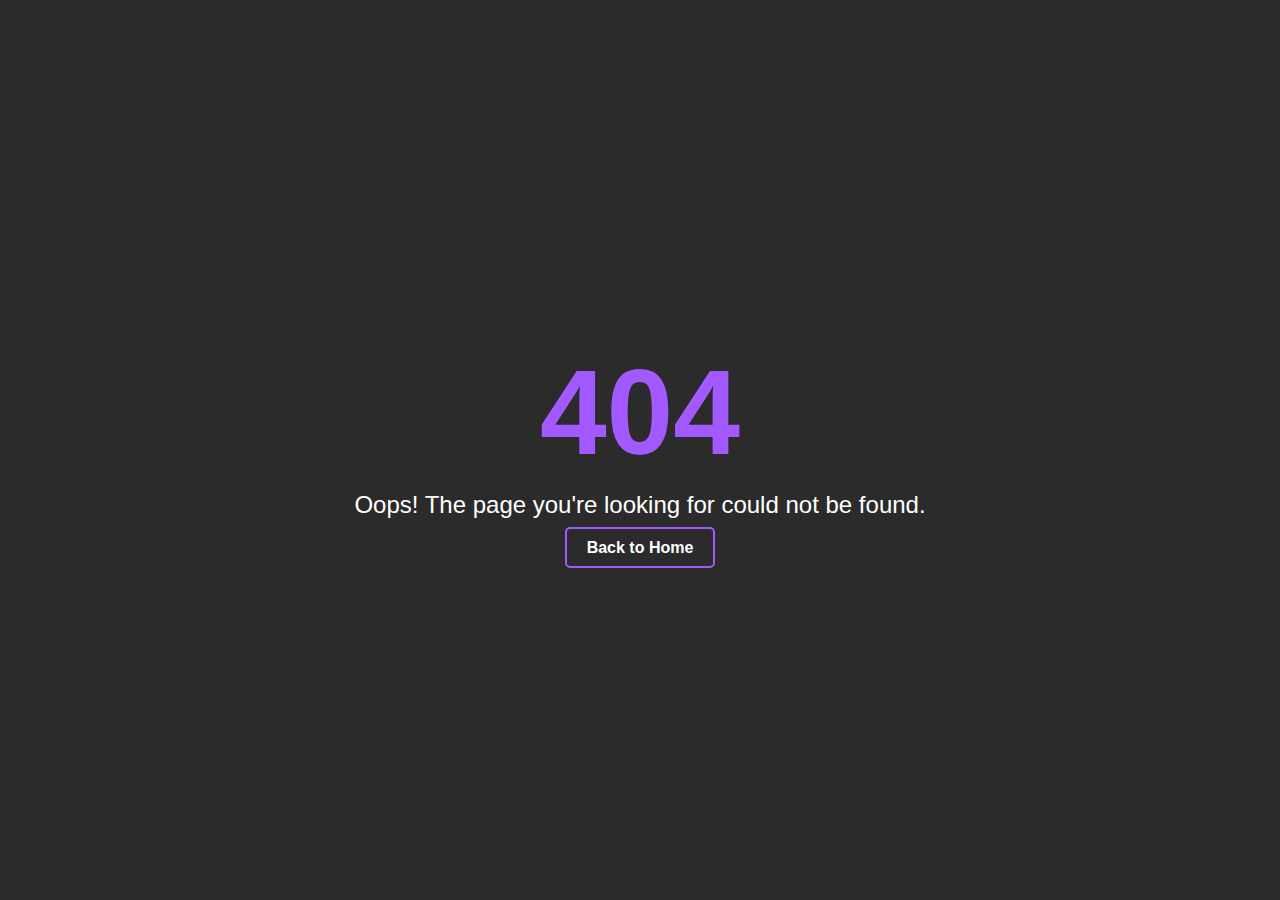
<file: page404.html>
<!doctypehtml><html lang=en><meta charset=UTF-8><meta content="IE=edge"http-equiv=X-UA-Compatible><meta content="width=device-width,initial-scale=1"name=viewport><link href=css/style.css rel=stylesheet><link href=images/favicon.png rel=icon type=image/x-icon><title>404 - Not Found</title><body class=page404><div class=container-404><h1 class=error-code>404</h1><p class=error-message>Oops! The page you're looking for could not be found.<div class=back-to-home><a href=./index.html>Back to Home</a></div></div>
</file>
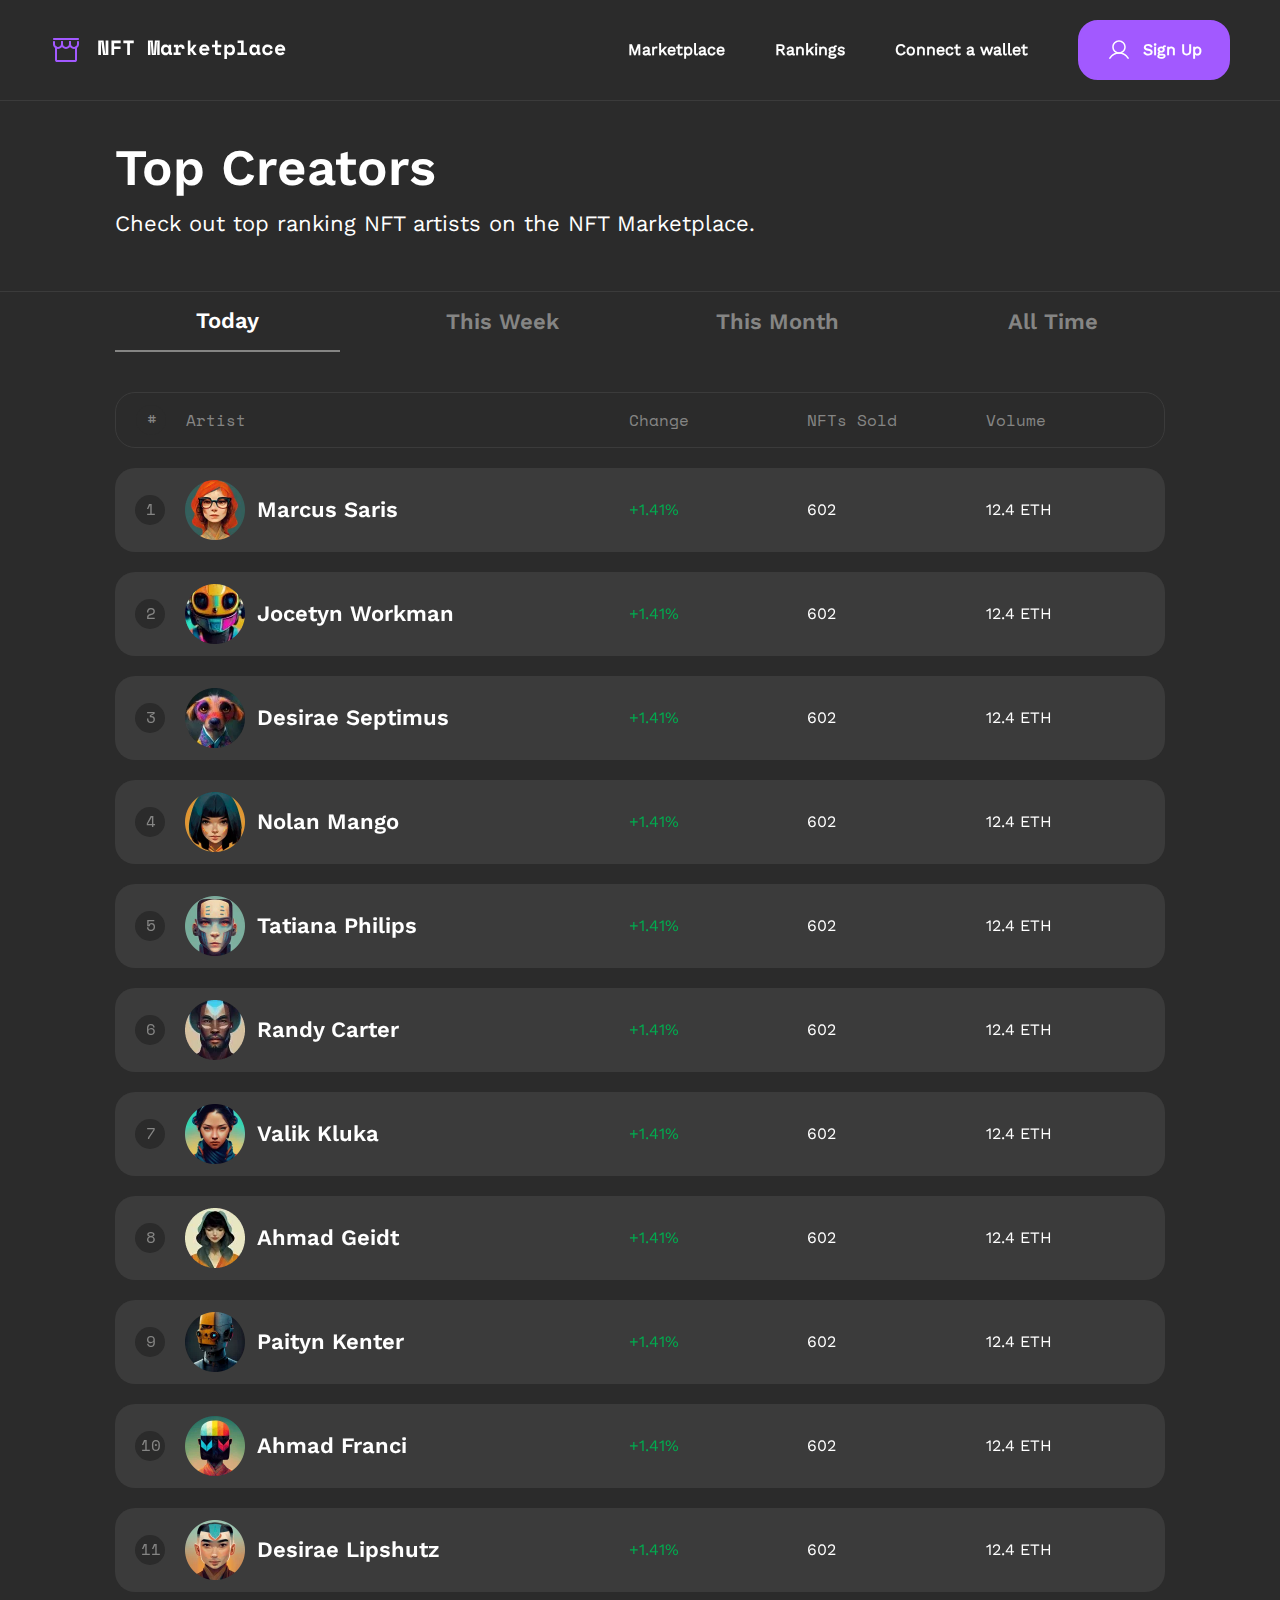
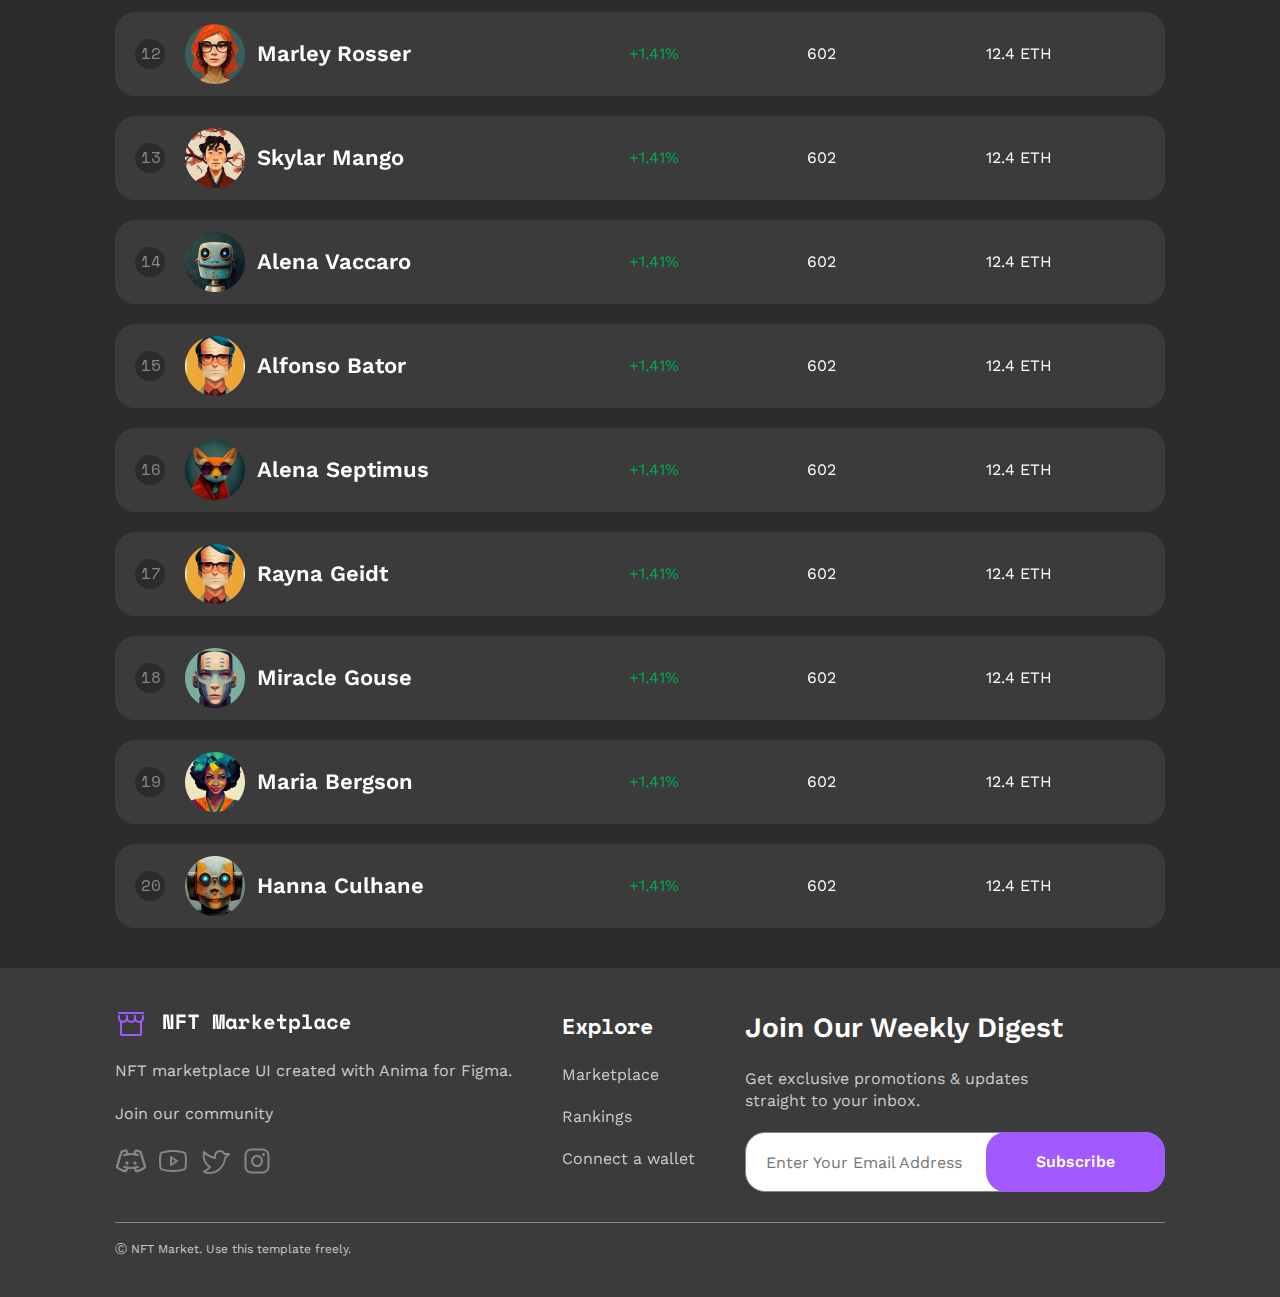
<file: topcreators.html>
<!doctypehtml><html lang=en><meta charset=UTF-8><meta content="width=device-width,initial-scale=1"name=viewport><meta content="ie=edge"http-equiv=X-UA-Compatible><title>Top Creators</title><link href=images/favicon.png rel=icon type=image/x-icon><link href=css/normalize.css rel=stylesheet><link href=css/style.css rel=stylesheet><div class=body-wrapper><div class=overlay onclick=toggleClasses()></div><header class=header><section class=header_inner><nav class="hvr-shrink header_logo"><a href=index.html class=header_logo_container><img alt="NFT Marketplace"src=images/storefront.svg class=header_storefrontimg> <img alt="NFT Marketplace"src=images/marketplace.svg class=header_marketplaceimg></a></nav><a class=header_menubtn onclick=toggleClasses()><img alt=Menu src=images/burgermenu.svg class=header_burgermenu></a><nav class=header_menu><a class=header_close_menu onclick=toggleClasses()><img alt=Menu src=images/burgermenu.svg class=header_burgermenu> </a><a href=marketplace.html class="hvr-shrink header_menuitem"><img alt=Market src=images/market.svg><p class=base-sans>Marketplace</p></a><a href=topcreators.html class="hvr-shrink header_menuitem"><img alt=Rank src=images/rank.svg><p class=base-sans>Rankings</p></a><a href=connectwallet.html class="hvr-shrink header_menuitem"><img alt=Wallet src=images/wallet.svg><p class=base-sans>Connect a wallet</p></a><a href=createaccount.html class="hvr-shrink btn header_menuitem_button"><img alt=User src=images/user.svg><p class=base-sans>Sign Up</p></a><div class=header_join><p class=base-sans>Join our community<div class=footer_socialpics><a href=https://discord.com/ ><img alt=Discord src=images/discord.svg> </a><a href=https://youtube.com/ ><img alt=Youtube src=images/youtube.svg> </a><a href=https://twitter.com/ ><img alt=Twitter src=images/twitter.svg> </a><a href=https://instagram.com/ ><img alt=Instagram src=images/instagram.svg></a></div></div></nav></section></header><section class="container topcreators"><div class=marketplace_inner><div class=marketplace_headline><h4 class=sans>Top Creators</h4><p class=base-sans>Check out top ranking NFT artists on the NFT Marketplace.</div></div></section><section class=tabbar><div class="container tabbar_inner"style=padding-top:0;padding-bottom:0><div class="tabbar_inner_item activetab"><a href=#><h5 class="sans tab"id=today>Today</h5></a></div><div class=tabbar_inner_item><h5 class="sans tab"id=this-week>This Week</h5></div><div class=tabbar_inner_item><h5 class="sans tab"id=this-month>This Month</h5></div><div class=tabbar_inner_item><h5 class="sans tab"id=all-time>All Time</h5></div></div></section><section class="container rankings"><div class=rankings_inner><div class=rankings_header><p class="base-mono table_num">#<p class="caption-mono table_name">Artist<p class="caption-mono table_change">Change<p class="caption-mono table_sold">NFTs Sold<p class="caption-mono table_price">Volume</div><div class=rankings_table></div></div></section><div class=scrollup><svg class=scrollup_svg viewBox="-2 -2 52 52"><path class=scrollup_path d="M24,0 A24,24 0 0,1 48,24 A24,24 0 0,1 24,48 A24,24 0 0,1 0,24 A24,24 0 0,1 24,0 Z"/></svg></div><footer class="container footer"><div class=footer_inner><section class=footer_socials><a href=index.html class="hvr-shrink header_logo_container"><img alt=storefront src=images/storefront.svg class=header_storefrontimg> <img alt=marketplace src=images/marketplace.svg class=header_marketplaceimg></a><p class=base-sans>NFT marketplace UI created with Anima for Figma.<p class=base-sans>Join our community<div class=footer_socialpics><a href=https://discord.com/ class=hvr-shrink><img alt=Discord src=images/discord.svg> </a><a href=https://youtube.com/ class=hvr-shrink><img alt=Youtube src=images/youtube.svg> </a><a href=https://twitter.com/ class=hvr-shrink><img alt=Twitter src=images/twitter.svg> </a><a href=https://instagram.com/ class=hvr-shrink><img alt=Instagram src=images/instagram.svg></a></div></section><section class=footer_explore><h5 class=mono>Explore</h5><a href=marketplace.html class=hvr-shrink><p class=base-sans>Marketplace</p></a><a href=topcreators.html class=hvr-shrink><p class=base-sans>Rankings</p></a><a href=connectwallet.html class=hvr-shrink><p class=base-sans>Connect a wallet</p></a></section><section class=footer_form><div class=footer_text><h4 class=sans>Join our weekly digest</h4><p class=base-sans>Get exclusive promotions & updates straight to your inbox.</div><input class=footer_input placeholder="Enter Your Email Address"type=email> <a href=./page404.html class="hvr-shrink btn footer_button"><img alt=Rocket src=images/rocket.png>Subscribe</a></section></div><p class=caption-sans style=color:#ccc>Ⓒ NFT Market. Use this template freely.</footer></div><script src=https://ajax.googleapis.com/ajax/libs/jquery/3.4.1/jquery.min.js></script><script src=js/topcreators.js></script><script src=js/main.js></script>
</file>
